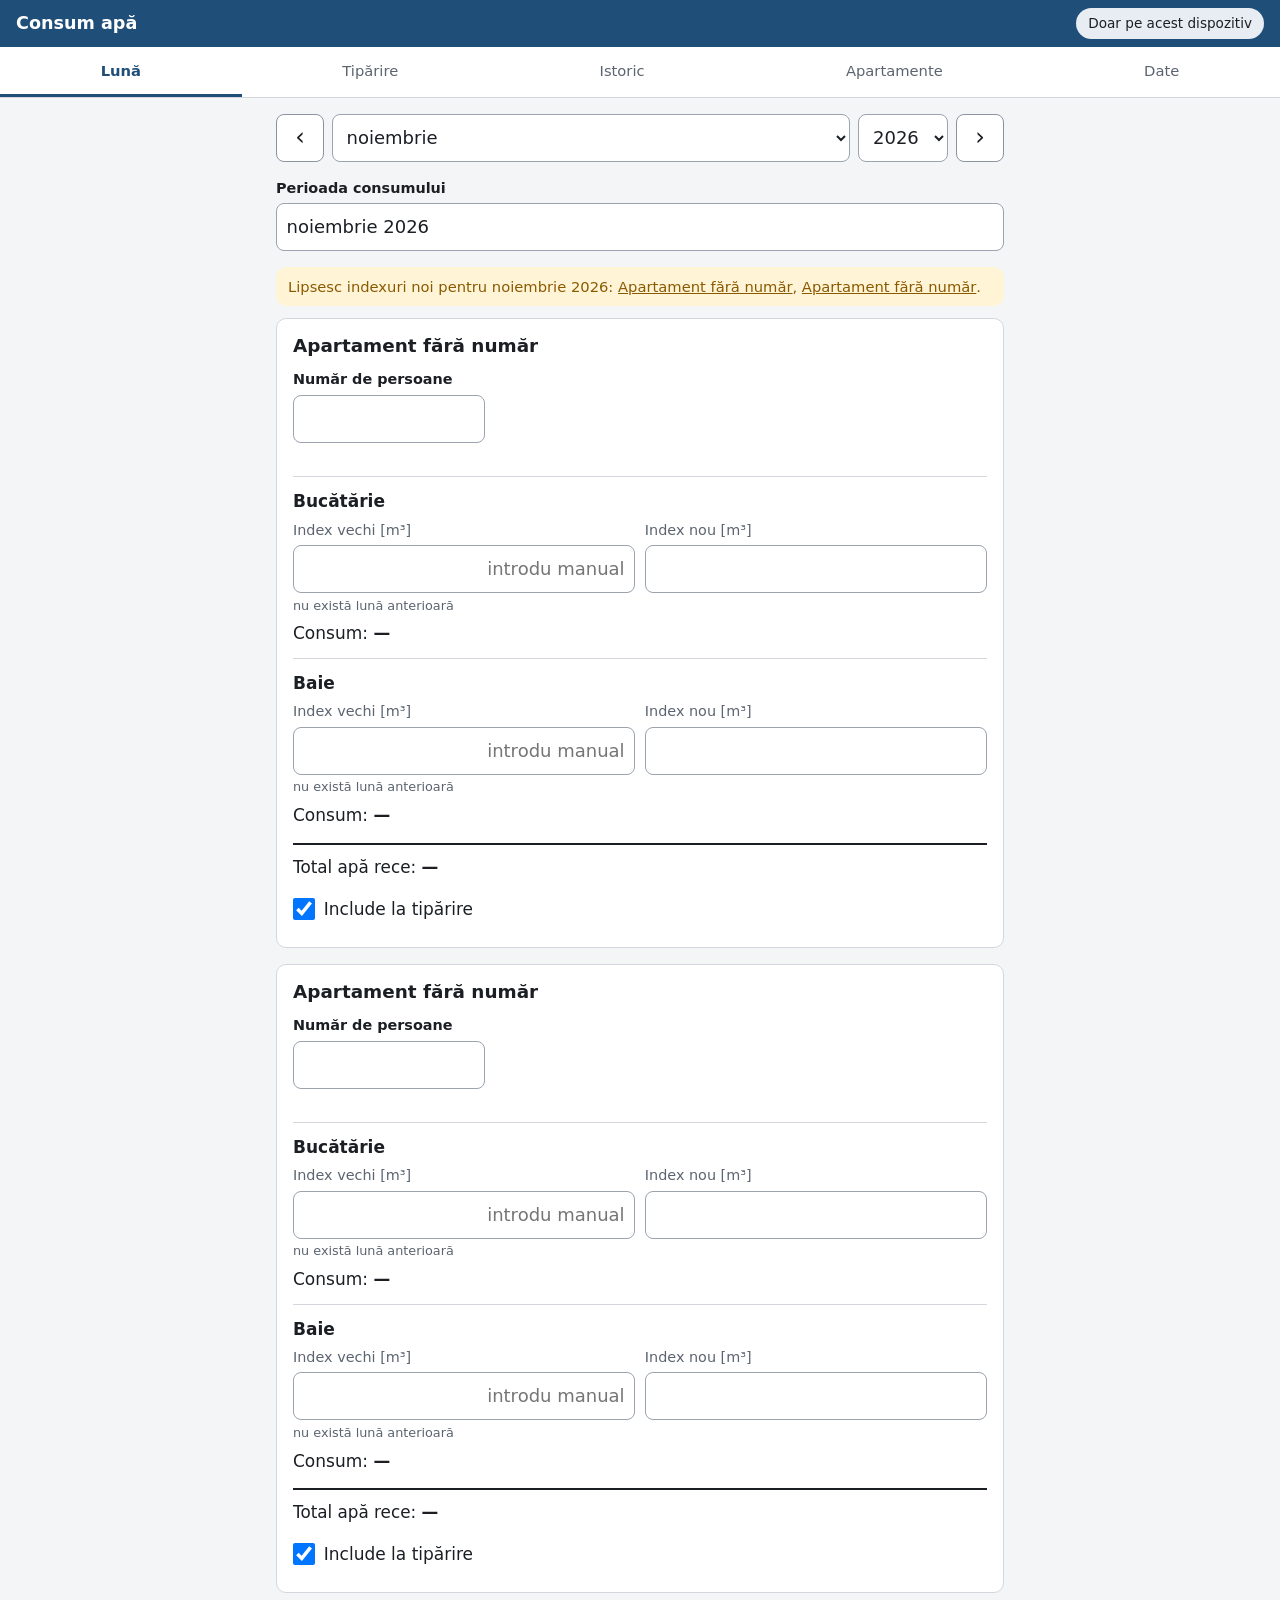
<file: index.html>
<!doctype html>
<html lang="ro">
<head>
  <meta charset="utf-8">
  <meta name="viewport" content="width=device-width, initial-scale=1, viewport-fit=cover">
  <title>Consum apă</title>
  <meta name="description" content="Evidența lunară a consumului de apă și înștiințări gata de tipărit">
  <meta name="theme-color" content="#1f4e79">
  <link rel="manifest" href="manifest.json">
  <link rel="icon" href="icons/icon.svg" type="image/svg+xml">
  <link rel="icon" href="icons/icon-192.png" type="image/png" sizes="192x192">
  <link rel="apple-touch-icon" href="icons/apple-touch-icon.png">
  <meta name="apple-mobile-web-app-capable" content="yes">
  <meta name="mobile-web-app-capable" content="yes">
  <meta name="apple-mobile-web-app-title" content="Consum apă">
  <link rel="stylesheet" href="styles.css">
</head>
<body>
<div id="app">
  <div class="sticky">
    <header class="topbar">
      <h1>Consum apă</h1>
      <button type="button" id="sync-badge" class="badge" data-code="local" aria-live="polite">…</button>
    </header>
    <nav class="tabs" role="tablist" aria-label="Secțiuni">
      <button type="button" role="tab" data-tab="luna" aria-selected="true">Lună</button>
      <button type="button" role="tab" data-tab="tiparire">Tipărire</button>
      <button type="button" role="tab" data-tab="istoric">Istoric</button>
      <button type="button" role="tab" data-tab="apartamente">Apartamente</button>
      <button type="button" role="tab" data-tab="date">Date</button>
    </nav>
  </div>

  <div id="due-notice" class="notice due" role="status" hidden>
    <p id="due-text"></p>
    <div class="actions">
      <button type="button" class="btn small primary" id="due-go">Introdu acum</button>
      <button type="button" class="btn small" id="due-later">Mai târziu</button>
    </div>
  </div>
  <div id="auth-notice" class="notice warn" role="status" hidden>
    <p>Conectarea la Google Drive a expirat. Până te reconectezi, nu vezi modificările făcute pe alte dispozitive.</p>
    <button type="button" class="btn small" id="auth-notice-btn">Reconectează Google Drive</button>
  </div>
  <div id="notice" class="notice" role="status" hidden>
    <p id="notice-text"></p>
    <details><summary>Vezi ce s-a înlocuit</summary><ul id="notice-list"></ul></details>
    <button type="button" class="btn small" id="notice-close">Am înțeles</button>
  </div>

  <main>
    <!-- ================= LUNĂ ================= -->
    <section id="tab-luna" class="tab" role="tabpanel">
      <div class="month-picker">
        <button type="button" class="btn icon" id="month-prev" aria-label="Luna anterioară">‹</button>
        <label class="sr-only" for="month-sel">Luna</label>
        <select id="month-sel"></select>
        <label class="sr-only" for="year-sel">Anul</label>
        <select id="year-sel"></select>
        <button type="button" class="btn icon" id="month-next" aria-label="Luna următoare">›</button>
      </div>
      <div class="field">
        <label for="period">Perioada consumului</label>
        <div class="with-reset">
          <input id="period" type="text" autocomplete="off">
          <button type="button" class="btn small" id="period-reset" hidden>Automat</button>
        </div>
      </div>
      <div id="month-status" class="month-status" role="status" aria-live="polite" hidden></div>
      <div id="month-apts"></div>
    </section>

    <!-- ================= TIPĂRIRE ================= -->
    <section id="tab-tiparire" class="tab" role="tabpanel" hidden>
      <p class="muted" id="print-month-label"></p>
      <fieldset class="field">
        <legend>Formulare pe foaie</legend>
        <div class="seg">
          <label><input type="radio" name="per-sheet" value="2"> 2</label>
          <label><input type="radio" name="per-sheet" value="3"> 3</label>
        </div>
      </fieldset>
      <fieldset class="field">
        <legend>Include la tipărire</legend>
        <div id="print-include"></div>
      </fieldset>
      <div class="actions">
        <button type="button" class="btn primary" id="btn-print">Tipărește</button>
        <button type="button" class="btn" id="btn-pdf">Descarcă PDF</button>
        <button type="button" class="btn" id="btn-share-pdf" hidden>Trimite PDF (tipărire de pe telefon)</button>
      </div>
      <p class="hint" id="print-hint"></p>
      <h2 class="preview-title">Previzualizare</h2>
    </section>

    <!-- ================= ISTORIC ================= -->
    <section id="tab-istoric" class="tab" role="tabpanel" hidden>
      <div id="history"></div>
    </section>

    <!-- ================= APARTAMENTE ================= -->
    <section id="tab-apartamente" class="tab" role="tabpanel" hidden>
      <div id="apt-list"></div>
      <button type="button" class="btn" id="apt-add">+ Adaugă apartament</button>
    </section>

    <!-- ================= DATE ================= -->
    <section id="tab-date" class="tab" role="tabpanel" hidden>
      <div class="card">
        <h2>Google Drive</h2>
        <p id="sync-detail"></p>
        <div class="actions">
          <button type="button" class="btn primary" id="btn-connect">Conectează Google Drive</button>
          <button type="button" class="btn" id="btn-sync-now">Sincronizează acum</button>
          <button type="button" class="btn" id="btn-disconnect">Deconectează</button>
        </div>
      </div>
      <div class="card" id="backup-card" hidden>
        <h2>Copii de siguranță în Drive</h2>
        <p class="muted" id="backup-info"></p>
        <div class="actions"><button type="button" class="btn" id="btn-backups">Arată copiile</button></div>
        <div id="backup-list"></div>
      </div>
      <div class="card">
        <h2>Export / import manual</h2>
        <p class="muted">Copie de siguranță a tuturor datelor într-un fișier JSON.</p>
        <div class="actions">
          <button type="button" class="btn" id="btn-export">Exportă JSON</button>
          <label class="btn" for="import-file">Importă JSON</label>
          <input type="file" id="import-file" accept="application/json,.json" class="sr-only">
        </div>
      </div>
      <p class="muted small"><a href="privacy.html">Politica de confidențialitate</a></p>
      <p class="muted small" id="app-version"></p>
    </section>
  </main>
</div>

<!-- Foile A4: previzualizare pe ecran, singurul conținut la tipărire. -->
<div id="print-root" hidden></div>

<div id="toast" class="toast" role="status" hidden>
  <span id="toast-text"></span>
  <button type="button" id="toast-undo">Anulează</button>
</div>

<script src="config.js"></script>
<script src="merge.js"></script>
<script src="backup.js"></script>
<script src="drive.js"></script>
<script src="pdf.js"></script>
<script src="app.js"></script>
</body>
</html>
</file>
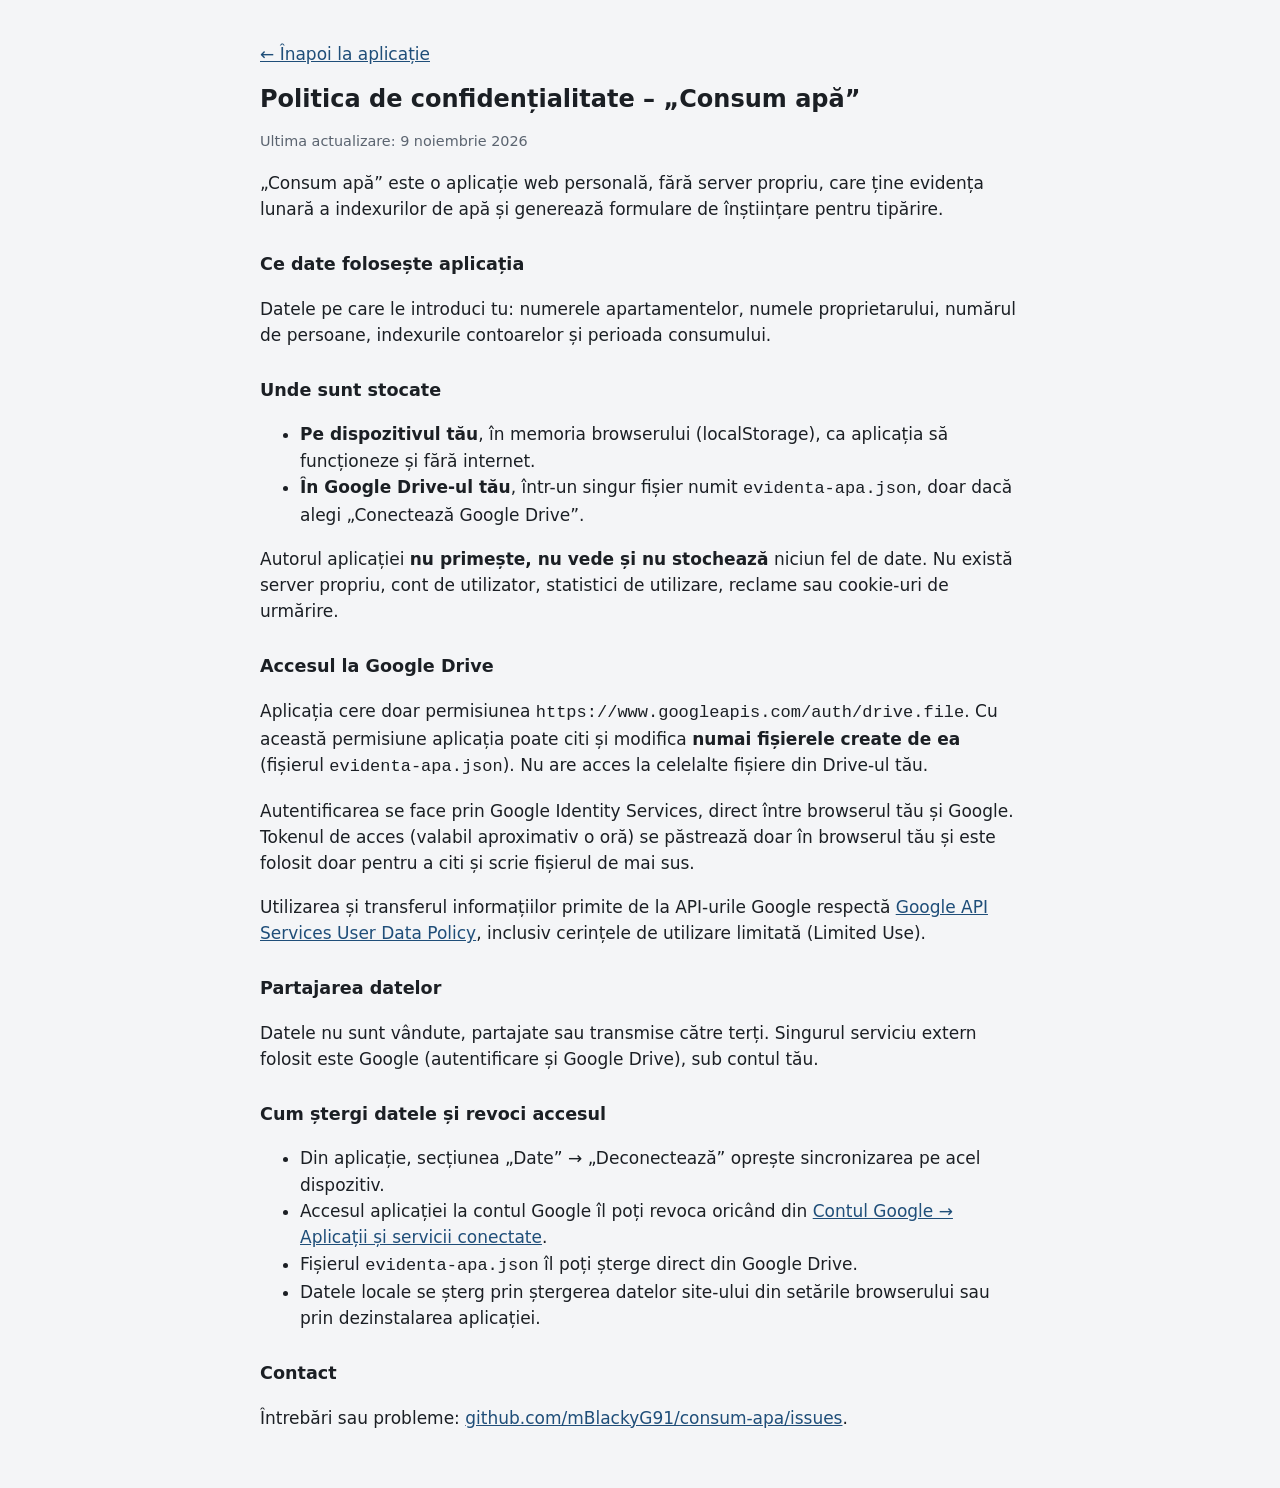
<file: privacy.html>
<!doctype html>
<html lang="ro">
<head>
  <meta charset="utf-8">
  <meta name="viewport" content="width=device-width, initial-scale=1">
  <title>Politica de confidențialitate – Consum apă</title>
  <link rel="icon" href="icons/icon.svg" type="image/svg+xml">
  <style>
    body { margin: 0; background: #f4f5f7; color: #1b1f24; font: 17px/1.55 system-ui, -apple-system, "Segoe UI", Roboto, sans-serif; }
    main { max-width: 760px; margin: 0 auto; padding: 24px 16px 48px; }
    h1 { font-size: 1.5rem; line-height: 1.25; }
    h2 { font-size: 1.1rem; margin-top: 1.8rem; }
    a { color: #1f4e79; }
    .muted { color: #5b6470; font-size: .9rem; }
    :focus-visible { outline: 3px solid #ffb000; outline-offset: 2px; }
  </style>
</head>
<body>
<main>
  <p><a href="./">← Înapoi la aplicație</a></p>
  <h1>Politica de confidențialitate – „Consum apă”</h1>
  <p class="muted">Ultima actualizare: 9 noiembrie 2026</p>

  <p>„Consum apă” este o aplicație web personală, fără server propriu, care ține evidența lunară a indexurilor de apă și generează formulare de înștiințare pentru tipărire.</p>

  <h2>Ce date folosește aplicația</h2>
  <p>Datele pe care le introduci tu: numerele apartamentelor, numele proprietarului, numărul de persoane, indexurile contoarelor și perioada consumului.</p>

  <h2>Unde sunt stocate</h2>
  <ul>
    <li><strong>Pe dispozitivul tău</strong>, în memoria browserului (localStorage), ca aplicația să funcționeze și fără internet.</li>
    <li><strong>În Google Drive-ul tău</strong>, într-un singur fișier numit <code>evidenta-apa.json</code>, doar dacă alegi „Conectează Google Drive”.</li>
  </ul>
  <p>Autorul aplicației <strong>nu primește, nu vede și nu stochează</strong> niciun fel de date. Nu există server propriu, cont de utilizator, statistici de utilizare, reclame sau cookie-uri de urmărire.</p>

  <h2>Accesul la Google Drive</h2>
  <p>Aplicația cere doar permisiunea <code>https://www.googleapis.com/auth/drive.file</code>. Cu această permisiune aplicația poate citi și modifica <strong>numai fișierele create de ea</strong> (fișierul <code>evidenta-apa.json</code>). Nu are acces la celelalte fișiere din Drive-ul tău.</p>
  <p>Autentificarea se face prin Google Identity Services, direct între browserul tău și Google. Tokenul de acces (valabil aproximativ o oră) se păstrează doar în browserul tău și este folosit doar pentru a citi și scrie fișierul de mai sus.</p>
  <p>Utilizarea și transferul informațiilor primite de la API-urile Google respectă <a href="https://developers.google.com/terms/api-services-user-data-policy" rel="noopener">Google API Services User Data Policy</a>, inclusiv cerințele de utilizare limitată (Limited Use).</p>

  <h2>Partajarea datelor</h2>
  <p>Datele nu sunt vândute, partajate sau transmise către terți. Singurul serviciu extern folosit este Google (autentificare și Google Drive), sub contul tău.</p>

  <h2>Cum ștergi datele și revoci accesul</h2>
  <ul>
    <li>Din aplicație, secțiunea „Date” → „Deconectează” oprește sincronizarea pe acel dispozitiv.</li>
    <li>Accesul aplicației la contul Google îl poți revoca oricând din <a href="https://myaccount.google.com/connections" rel="noopener">Contul Google → Aplicații și servicii conectate</a>.</li>
    <li>Fișierul <code>evidenta-apa.json</code> îl poți șterge direct din Google Drive.</li>
    <li>Datele locale se șterg prin ștergerea datelor site-ului din setările browserului sau prin dezinstalarea aplicației.</li>
  </ul>

  <h2>Contact</h2>
  <p>Întrebări sau probleme: <a href="https://github.com/mBlackyG91/consum-apa/issues" rel="noopener">github.com/mBlackyG91/consum-apa/issues</a>.</p>
</main>
</body>
</html>
</file>
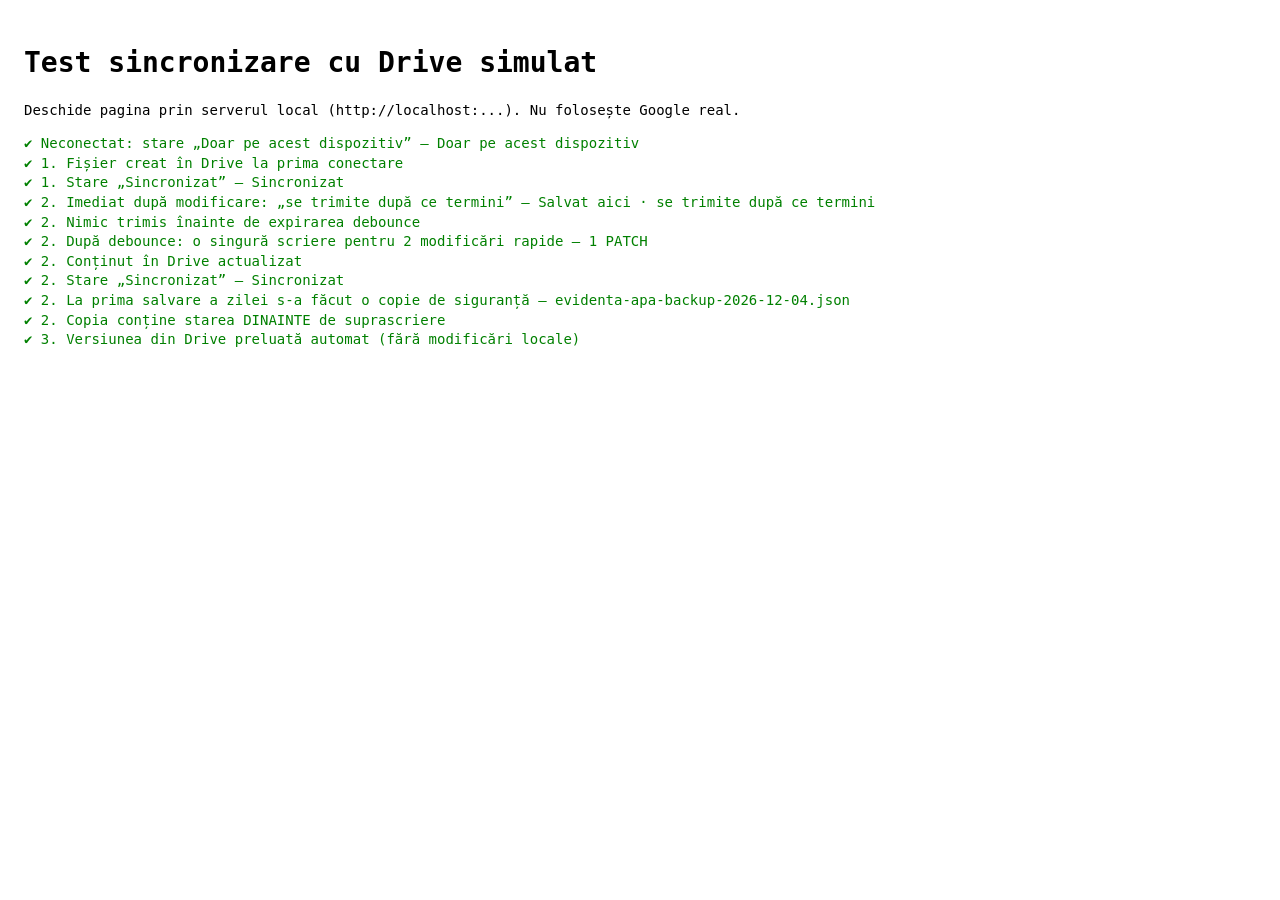
<file: tests/sync-test.html>
<!doctype html>
<html lang="ro">
<head>
<meta charset="utf-8">
<title>Test sincronizare (Drive simulat)</title>
<style>body{font:14px/1.4 monospace;padding:16px}.ok{color:green}.fail{color:#b00;font-weight:bold}</style>
</head>
<body>
<h1>Test sincronizare cu Drive simulat</h1>
<p>Deschide pagina prin serverul local (http://localhost:...). Nu folosește Google real.</p>
<pre id="out"></pre>
<script>
// ---------- mediu simulat ----------
localStorage.removeItem('evidenta-apa:sync'); localStorage.removeItem('evidenta-apa:token'); localStorage.removeItem('evidenta-apa:base');
window.APP_CONFIG = { GOOGLE_CLIENT_ID: 'test-client.apps.googleusercontent.com', DRIVE_FILE_NAME: 'evidenta-apa.json', SAVE_DEBOUNCE_MS: 400 };
let tokN = 0; const validTokens = new Set();
window.google = { accounts: { oauth2: {
  initTokenClient(cfg) { return { requestAccessToken() { setTimeout(() => { const t = 'tok' + (++tokN); validTokens.add(t); cfg.callback({ access_token: t, expires_in: 3600 }); }, 5); } }; },
  hasGrantedAllScopes: () => true, revoke() {},
} } };
let online = true;
Object.defineProperty(navigator, 'onLine', { get: () => online, configurable: true });
const server = { files: {}, n: 0, calls: [] };
function remoteWrite(id, content) { const f = server.files[id]; f.content = content; f.version++; f.modifiedTime = new Date().toISOString(); }
const realFetch = window.fetch.bind(window);
window.fetch = async (url, opt = {}) => {
  url = String(url);
  if (!url.includes('googleapis.com')) return realFetch(url, opt);
  if (!online) throw new TypeError('Failed to fetch');
  const method = opt.method || 'GET';
  server.calls.push(method + ' ' + url.replace(/\?.*/, ''));
  const tok = ((opt.headers || {}).Authorization || '').replace('Bearer ', '');
  const J = (o, s = 200) => new Response(JSON.stringify(o), { status: s, headers: { 'Content-Type': 'application/json' } });
  if (!validTokens.has(tok)) return J({ error: { message: 'Invalid Credentials' } }, 401);
  const meta = (f) => ({ id: f.id, name: f.name, version: String(f.version), modifiedTime: f.modifiedTime, trashed: !!f.trashed });
  const m = url.match(/\/files\/([^?/]+)/);
  if (method === 'GET' && !m) return J({ files: Object.values(server.files).filter((f) => !f.trashed).map(meta) });
  if (method === 'GET' && m) {
    const f = server.files[m[1]]; if (!f) return J({ error: { message: 'nf' } }, 404);
    if (url.includes('alt=media')) return new Response(f.content, { status: 200 });
    return J(meta(f));
  }
  if (method === 'POST' && m && /\/copy/.test(url)) {
    const src = server.files[m[1]]; if (!src) return J({ error: { message: 'nf' } }, 404);
    const id = 'file' + (++server.n);
    server.files[id] = { id, name: JSON.parse(opt.body).name, content: src.content, version: 1, modifiedTime: new Date().toISOString() };
    return J(meta(server.files[id]));
  }
  if (method === 'POST') {
    const b = opt.body; const parts = b.split(/--apa\w+/);
    const content = parts[2].split('\r\n\r\n').slice(1).join('\r\n\r\n').replace(/\r\n$/, '');
    const id = 'file' + (++server.n);
    server.files[id] = { id, name: JSON.parse(parts[1].split('\r\n\r\n')[1]).name, content, version: 1, modifiedTime: new Date().toISOString() };
    return J(meta(server.files[id]));
  }
  if (method === 'PATCH' && m && !url.includes('uploadType=media')) { Object.assign(server.files[m[1]], JSON.parse(opt.body)); return J(meta(server.files[m[1]])); }
  if (method === 'PATCH' && m) { remoteWrite(m[1], opt.body); return J(meta(server.files[m[1]])); }
  return J({}, 400);
};

// ---------- „aplicația” minimă ----------
let data = { schema: 1, apartments: [{ id: 'a', number: '1' }], months: {} };
let setDataCalls = 0, merges = [], statuses = [];
const hooks = {
  getData: () => data,
  setData: (d) => { data = d; setDataCalls++; },
  isPristine: (d) => !d.apartments.some((a) => a.number),
  onStatus: (s) => statuses.push(s.text),
  merge: (b, l, r) => Merge.merge(b, l, r),
  onMerge: (notes) => merges.push(notes),
};
const out = document.getElementById('out');
let failed = 0;
function check(name, cond, extra) { out.innerHTML += '<span class="' + (cond ? 'ok' : 'fail') + '">' + (cond ? '✔ ' : '✘ ') + name + (extra ? ' — ' + extra : '') + '</span>\n'; if (!cond) failed++; }
const sleep = (ms) => new Promise((r) => setTimeout(r, ms));
const file = () => Object.values(server.files)[0];
const backups = () => Object.values(server.files).filter((f) => /^evidenta-apa-backup-/.test(f.name) && !f.trashed);
const mainFiles = () => Object.values(server.files).filter((f) => !/^evidenta-apa-backup-/.test(f.name));
const pad = (n) => String(n).padStart(2, '0');
const todayStr = (() => { const d = new Date(); return d.getFullYear() + '-' + pad(d.getMonth() + 1) + '-' + pad(d.getDate()); })();
const status = () => Sync.status().text;
function change(fn) { fn(); data.updatedAt = new Date().toISOString(); Sync.markDirty(); }
const PEND = 'Salvat aici · se trimite după ce termini';
</script>
<script src="../merge.js"></script>
<script src="../backup.js"></script>
<script src="../drive.js"></script>
<script>
(async () => {
  Sync.init(hooks);
  check('Neconectat: stare „Doar pe acest dispozitiv”', status() === 'Doar pe acest dispozitiv', status());

  // 1. conectare, fișierul nu există → se creează
  await sleep(50);
  await Sync.connect();
  check('1. Fișier creat în Drive la prima conectare', !!file() && JSON.parse(file().content).apartments[0].number === '1');
  check('1. Stare „Sincronizat”', status() === 'Sincronizat', status());

  // 2. modificare → debounce → PATCH
  const callsBefore = server.calls.length;
  change(() => { data.apartments[0].number = '2'; });
  check('2. Imediat după modificare: „se trimite după ce termini”', status() === PEND, status());
  await sleep(200);
  check('2. Nimic trimis înainte de expirarea debounce', server.calls.length === callsBefore);
  change(() => { data.apartments[0].owner = 'X'; });
  await sleep(700);
  const patches = server.calls.slice(callsBefore).filter((c) => c.startsWith('PATCH')).length;
  check('2. După debounce: o singură scriere pentru 2 modificări rapide', patches === 1, patches + ' PATCH');
  check('2. Conținut în Drive actualizat', JSON.parse(file().content).apartments[0].owner === 'X');
  check('2. Stare „Sincronizat”', status() === 'Sincronizat', status());
  check('2. La prima salvare a zilei s-a făcut o copie de siguranță', backups().length === 1 && backups()[0].name === 'evidenta-apa-backup-' + todayStr + '.json', backups().map((b) => b.name).join());
  check('2. Copia conține starea DINAINTE de suprascriere', JSON.parse(backups()[0].content).apartments[0].number === '1');

  // 3. modificare de pe alt dispozitiv, local curat → preluare automată
  remoteWrite(file().id, JSON.stringify({ schema: 1, apartments: [{ id: 'a', number: '3' }], months: {} }));
  await Sync.syncNow();
  check('3. Versiunea din Drive preluată automat (fără modificări locale)', data.apartments[0].number === '3' && setDataCalls === 1);

  // 4. ambele părți modificate, câmpuri DIFERITE → îmbinare automată, fără dialog și fără notă
  const dr = () => JSON.parse(file().content);
  remoteWrite(file().id, JSON.stringify({ schema: 1, updatedAt: '2030-01-01T00:00:00Z', apartments: [{ id: 'a', number: '3', owner: 'DIN-DRIVE' }], months: {} }));
  change(() => { data.apartments[0].defaultPersons = 4; });
  await sleep(900);
  check('4. Fără dialog: nicio notă de conflict', merges.length === 0);
  check('4. Ambele modificări sunt în Drive', dr().apartments[0].owner === 'DIN-DRIVE' && dr().apartments[0].defaultPersons === 4, JSON.stringify(dr().apartments[0]));
  check('4. Ambele modificări sunt și local', data.apartments[0].owner === 'DIN-DRIVE' && data.apartments[0].defaultPersons === 4);
  check('4. Stare „Sincronizat”', status() === 'Sincronizat', status());

  // 5. ACEEAȘI valoare schimbată pe ambele → câștigă cea mai recentă + notă
  remoteWrite(file().id, JSON.stringify({ schema: 1, updatedAt: '2000-01-01T00:00:00Z', apartments: [{ id: 'a', number: 'REMOTE2', owner: 'DIN-DRIVE', defaultPersons: 4 }], months: {} }));
  change(() => { data.apartments[0].number = 'LOCAL2'; });
  await sleep(900);
  check('5. Valoare schimbată pe ambele: câștigă cea mai recentă (local)', dr().apartments[0].number === 'LOCAL2' && data.apartments[0].number === 'LOCAL2');
  check('5. Utilizatorul primește o notă cu valoarea înlocuită', merges.length === 1 && merges[0][0].remote === 'REMOTE2' && merges[0][0].kept === 'local');
  remoteWrite(file().id, JSON.stringify({ schema: 1, updatedAt: '2999-01-01T00:00:00Z', apartments: [{ id: 'a', number: 'REMOTE3', owner: 'DIN-DRIVE', defaultPersons: 4 }], months: {} }));
  change(() => { data.apartments[0].number = 'LOCAL3'; });
  await sleep(900);
  check('5. Când Drive e mai recent, câștigă Drive și apare nota', data.apartments[0].number === 'REMOTE3' && merges.length === 2 && merges[1][0].kept === 'remote');

  // 6. offline
  online = false; window.dispatchEvent(new Event('offline'));
  change(() => { data.apartments[0].number = 'OFFLINE'; });
  await sleep(700);
  check('6. Offline: stare „Offline, se va sincroniza”', status() === 'Offline, se va sincroniza', status());
  check('6. Offline: Drive neschimbat', JSON.parse(file().content).apartments[0].number === 'REMOTE3');
  online = true; window.dispatchEvent(new Event('online'));
  await sleep(150);
  check('6. La reconectare: modificarea ajunge în Drive', JSON.parse(file().content).apartments[0].number === 'OFFLINE' && status() === 'Sincronizat', status());

  // 7. token expirat / revocat pe server
  validTokens.clear();
  change(() => { data.apartments[0].number = 'DUPA-EXPIRARE'; });
  await sleep(700);
  check('7. Token expirat: stare „Reconectează Google Drive”', status() === 'Reconectează Google Drive', status());
  check('7. Datele locale păstrate', data.apartments[0].number === 'DUPA-EXPIRARE' && Sync.info().dirty);
  await Sync.connect();
  check('7. După reconectare: modificarea ajunge în Drive', JSON.parse(file().content).apartments[0].number === 'DUPA-EXPIRARE' && status() === 'Sincronizat', status());

  // 8. al doilea dispozitiv (cache gol) → preia din Drive
  localStorage.removeItem('evidenta-apa:sync'); localStorage.removeItem('evidenta-apa:base');
  data = { schema: 1, apartments: [{ id: 'z', number: '' }], months: {} }; setDataCalls = 0;
  const src = await (await fetch('../drive.js')).text();
  (0, eval)(src);
  Sync.init(hooks);
  await Sync.connect();
  check('8. Dispozitiv nou, fără date: preia automat din Drive', data.apartments[0].number === 'DUPA-EXPIRARE' && setDataCalls === 1);
  check('8. Nu s-a creat un al doilea fișier', mainFiles().length === 1);

  // 9. dispozitiv nou CU date locale diferite → îmbinare (uniune), fără dialog
  localStorage.removeItem('evidenta-apa:sync'); localStorage.removeItem('evidenta-apa:base');
  data = { schema: 1, updatedAt: new Date().toISOString(), apartments: [{ id: 'q', number: '99' }], months: {} };
  const mBefore = merges.length;
  (0, eval)(src);
  Sync.init(hooks);
  await Sync.connect();
  await sleep(100);
  const nums9 = data.apartments.map((a) => a.number).sort().join();
  check('9. Dispozitiv nou cu date proprii: ambele seturi de apartamente păstrate', nums9 === '99,DUPA-EXPIRARE', nums9);
  check('9. Fără conflict și fără notă', merges.length === mBefore);
  check('9. Rezultatul îmbinat este și în Drive', JSON.parse(file().content).apartments.length === 2);

  // 10. plecarea din pagină trimite imediat, fără să aștepte pauza
  const callsB = server.calls.length;
  data.apartments[0].owner = 'LA-PLECARE'; Sync.markDirty();
  Object.defineProperty(document, 'visibilityState', { get: () => 'hidden', configurable: true });
  document.dispatchEvent(new Event('visibilitychange'));
  await sleep(150);
  check('10. La ascunderea paginii datele pleacă imediat', server.calls.slice(callsB).some((c) => c.startsWith('PATCH')) && JSON.parse(file().content).apartments[0].owner === 'LA-PLECARE');

  // 11. a doua salvare în aceeași zi nu mai face copie; ziua nouă face și curăță copiile vechi
  check('11. O singură copie pe zi (după mai multe salvări)', backups().length === 1, String(backups().length));
  const addFile = (name) => { const id = 'file' + (++server.n); server.files[id] = { id, name, content: file().content, version: 1, modifiedTime: new Date().toISOString() }; return id; };
  const oldId = addFile('evidenta-apa-backup-2020-01-01.json');
  const recent = new Date(Date.now() - 3 * 86400000); const recentName = 'evidenta-apa-backup-' + recent.getFullYear() + '-' + pad(recent.getMonth() + 1) + '-' + pad(recent.getDate()) + '.json';
  const recentId = addFile(recentName);
  const lsm = JSON.parse(localStorage.getItem('evidenta-apa:sync')); lsm.lastBackupDay = '2000-01-01'; localStorage.setItem('evidenta-apa:sync', JSON.stringify(lsm));
  (0, eval)(src); Sync.init(hooks);
  Object.defineProperty(document, 'visibilityState', { get: () => 'visible', configurable: true });
  data.apartments[0].owner = 'ZI-NOUA'; Sync.markDirty(); await sleep(900);
  check('11. Ziua nouă: copiile mai vechi de un an sunt puse la gunoi', server.files[oldId].trashed === true);
  check('11. Copia recentă (3 zile) se păstrează', !server.files[recentId].trashed);
  check('11. Fișierul principal nu e atins', !file().trashed && JSON.parse(file().content).apartments[0].owner === 'ZI-NOUA');
  const listed = await Sync.listBackups();
  check('11. Lista copiilor pentru restaurare e sortată, cele noi primele', listed.length === 2 && listed[0].day >= listed[1].day, JSON.stringify(listed.map((l) => l.day)));
  const restored = await Sync.fetchBackup(listed[0].id);
  check('11. O copie poate fi descărcată pentru restaurare', Array.isArray(restored.apartments));

  out.innerHTML += '\n' + (failed ? '<span class="fail">' + failed + ' TESTE EȘUATE</span>' : '<span class="ok">TOATE TESTELE AU TRECUT</span>');
  document.title = failed ? 'FAIL ' + failed : 'PASS';
})().catch((e) => { out.innerHTML += '<span class="fail">EXCEPȚIE: ' + e.stack + '</span>'; document.title = 'FAIL exc'; });
</script>
</body>
</html>
</file>
<file: styles.css>
/* ================= Ecran ================= */
:root {
  --fg: #1b1f24;
  --muted: #5b6470;
  --bg: #f4f5f7;
  --card: #ffffff;
  --line: #d3d7dd;
  --accent: #1f4e79;
  --accent-fg: #ffffff;
  --err: #b3261e;
  --err-bg: #fdecea;
  --warn: #8a5a00;
  --warn-bg: #fff4d6;
  --ok: #1e6b35;
  --focus: #ffb000;
}
* { box-sizing: border-box; }
html { -webkit-text-size-adjust: 100%; }
body {
  margin: 0;
  background: var(--bg);
  color: var(--fg);
  font: 17px/1.45 system-ui, -apple-system, "Segoe UI", Roboto, sans-serif;
}
[hidden] { display: none !important; }
.sr-only { position: absolute; width: 1px; height: 1px; overflow: hidden; clip: rect(0 0 0 0); white-space: nowrap; }
h1, h2, h3 { line-height: 1.2; }
h2 { font-size: 1.15rem; margin: 0 0 .75rem; }
h3 { font-size: 1rem; margin: 0 0 .5rem; }
.muted { color: var(--muted); }
.small { font-size: .85rem; }

:focus-visible { outline: 3px solid var(--focus); outline-offset: 2px; }

.sticky { position: sticky; top: 0; z-index: 5; }
.topbar {
  display: flex; align-items: center; justify-content: space-between; gap: .5rem;
  padding: .5rem 16px; padding-top: max(.5rem, env(safe-area-inset-top));
  background: var(--accent); color: var(--accent-fg);
}
.topbar h1 { font-size: 1.1rem; margin: 0; }
.badge {
  border: 0; border-radius: 999px; padding: .35rem .75rem; font: inherit; font-size: .85rem;
  background: #e8edf3; color: var(--fg); cursor: pointer; max-width: 65vw; text-align: right;
}
.badge[data-code="ok"] { background: #d9f2df; color: var(--ok); }
.badge[data-code="saving"], .badge[data-code="pending"] { background: #e8edf3; }
.badge[data-code="offline"] { background: var(--warn-bg); color: var(--warn); }
.badge[data-code="auth"], .badge[data-code="error"] { background: var(--err-bg); color: var(--err); font-weight: 600; }

.tabs {
  display: flex; overflow-x: auto; background: var(--card); border-bottom: 1px solid var(--line);
  scrollbar-width: none;
}
.tabs button {
  flex: 1 0 auto; border: 0; background: none; font: inherit; font-size: .92rem; padding: .8rem .55rem;
  color: var(--muted); border-bottom: 3px solid transparent; cursor: pointer; min-height: 48px;
}
.tabs button[aria-selected="true"] { color: var(--accent); border-bottom-color: var(--accent); font-weight: 600; }

main { max-width: 760px; margin: 0 auto; padding: 16px; }
#print-root { max-width: 760px; margin: 0 auto; padding: 0 16px 32px; }

.card {
  background: var(--card); border: 1px solid var(--line); border-radius: 10px;
  padding: 16px; margin-bottom: 16px;
}
.field { margin: 0 0 16px; border: 0; padding: 0; }
.field > label, .field > legend, .lbl { display: block; font-weight: 600; font-size: .9rem; margin-bottom: .3rem; padding: 0; }

input[type="text"], input[type="number"], input:not([type]), select {
  width: 100%; min-height: 48px; padding: .55rem .6rem; font: inherit; font-size: 18px;
  border: 1px solid #9aa3ae; border-radius: 8px; background: #fff; color: var(--fg);
}
input.num { font-variant-numeric: tabular-nums; text-align: right; }
input.invalid, input.err { border-color: var(--err); background: var(--err-bg); }
input.manual { border-color: var(--accent); border-width: 2px; }
.with-reset { display: flex; gap: .5rem; }
.with-reset input { flex: 1; min-width: 0; }

.btn {
  display: inline-flex; align-items: center; justify-content: center; gap: .3rem;
  min-height: 48px; padding: .5rem 1rem; font: inherit; font-size: 1rem;
  border: 1px solid #8a94a0; border-radius: 8px; background: #fff; color: var(--fg); cursor: pointer;
}
.btn.primary { background: var(--accent); border-color: var(--accent); color: var(--accent-fg); font-weight: 600; }
.btn.danger { color: var(--err); border-color: var(--err); }
.btn.small { min-height: 40px; padding: .3rem .7rem; font-size: .9rem; }
.btn.icon { min-width: 48px; font-size: 1.5rem; padding: 0; }
.btn:disabled { opacity: .5; cursor: default; }
.actions { display: flex; flex-wrap: wrap; gap: .6rem; margin: .5rem 0 1rem; }
.hint { font-size: .9rem; color: var(--muted); }

.month-picker { display: grid; grid-template-columns: 48px 1fr 5.6rem 48px; gap: .5rem; margin-bottom: 16px; }

/* card apartament în luna curentă */
.apt-head { display: flex; justify-content: space-between; align-items: baseline; gap: .5rem; flex-wrap: wrap; }
.apt-head h2 { margin: 0 0 .75rem; }
.meter { border-top: 1px solid var(--line); padding: .75rem 0; }
.meter-name { font-weight: 600; margin-bottom: .35rem; }
.meter-grid { display: grid; grid-template-columns: 1fr 1fr; gap: .6rem; }
.meter-grid .lbl { font-weight: 500; color: var(--muted); }
.src { font-size: .8rem; color: var(--muted); margin-top: .2rem; min-height: 1.1em; }
.src button { font: inherit; color: var(--accent); background: none; border: 0; padding: 0; text-decoration: underline; cursor: pointer; }
.cons { margin-top: .4rem; font-variant-numeric: tabular-nums; }
.cons strong { font-size: 1.05rem; }
.total { border-top: 2px solid var(--fg); padding-top: .6rem; margin-top: .2rem; font-size: 1.05rem; font-variant-numeric: tabular-nums; }
.persons { max-width: 12rem; }
.msgs { list-style: none; margin: .5rem 0 0; padding: 0; }
.msgs li { padding: .45rem .6rem; border-radius: 6px; margin-top: .35rem; font-size: .9rem; }
.msgs .error { background: var(--err-bg); color: var(--err); }
.msgs .warn { background: var(--warn-bg); color: var(--warn); }
.check { display: flex; align-items: center; gap: .55rem; min-height: 44px; cursor: pointer; }
.check input { width: 22px; height: 22px; margin: 0; flex: none; }

.seg { display: inline-flex; border: 1px solid #8a94a0; border-radius: 8px; overflow: hidden; }
.seg label { display: flex; align-items: center; gap: .4rem; padding: 0 1.2rem; min-height: 48px; cursor: pointer; }
.seg label + label { border-left: 1px solid #8a94a0; }
.seg input { width: 20px; height: 20px; margin: 0; }

/* apartamente */
.apt-edit .grid2 { display: grid; grid-template-columns: 1fr; gap: 0 1rem; }
@media (min-width: 560px) { .apt-edit .grid2 { grid-template-columns: 8rem 1fr 9rem; } }
.meters-check { display: flex; flex-wrap: wrap; gap: 0 1.2rem; }

/* istoric */
.table-wrap { overflow-x: auto; -webkit-overflow-scrolling: touch; }
table.hist { border-collapse: collapse; width: 100%; font-size: .9rem; font-variant-numeric: tabular-nums; }
table.hist th, table.hist td { border-bottom: 1px solid var(--line); padding: .45rem .4rem; text-align: right; white-space: nowrap; }
table.hist th:first-child, table.hist td:first-child { text-align: left; }
table.hist thead th { font-weight: 600; color: var(--muted); vertical-align: bottom; }
table.hist tr.flag td:first-child::after { content: " ⚠"; color: var(--warn); }
table.hist tr.flag-err td:first-child::after { content: " ⛔"; }
table.hist button { min-height: 36px; }

/* avize neblocante (îmbinare, reconectare) */
.notice { margin: .75rem 16px 0; padding: .6rem .8rem; border-radius: 10px; background: var(--card); border: 1px solid var(--line); font-size: .92rem; }
.notice p { margin: 0 0 .5rem; }
.notice.due { background: var(--err-bg); color: var(--err); border-color: transparent; }
.notice.due .actions { margin: 0; }
.notice.warn { background: var(--warn-bg); color: var(--warn); border-color: transparent; }
.notice details { margin: 0 0 .5rem; }
.notice ul { margin: .3rem 0 0; padding-left: 1.1rem; }

/* ================= Foaia A4 (previzualizare + tipărire) ================= */
.preview-title { margin-top: 1.5rem; }
.sheet-frame {
  position: relative; overflow: hidden; background: #fff; margin: 0 auto 16px;
  box-shadow: 0 1px 4px rgba(0, 0, 0, .25);
  /* width/height sunt setate din JS după lățimea disponibilă */
}
.sheet {
  width: 210mm; height: 297mm; background: #fff; color: #000;
  transform-origin: 0 0; position: absolute; left: 0; top: 0;
  display: flex; flex-direction: column;
}
.slot {
  flex: none; height: calc(297mm / var(--per-sheet, 3));
  display: flex; align-items: center; justify-content: center;
  overflow: hidden;
}
.slot.cut { border-bottom: 0.3mm dotted #444; }

.form {
  width: 159.2mm; color: #000;
  font-family: "Times New Roman", Times, "Liberation Serif", "Nimbus Roman", serif;
  font-size: 12pt; font-weight: 700; line-height: 5.6mm;
}
.form p { margin: 0 0 2.6mm; text-align: center; white-space: nowrap; height: 5.6mm; }
.form .title { text-decoration: underline; }
.form .nb { font-weight: 400; }
.form .val { text-decoration: underline; text-decoration-thickness: 0.22mm; text-underline-offset: 1mm; text-decoration-skip-ink: none; }
.form table { width: 100%; border-collapse: collapse; table-layout: fixed; margin-top: 0; }
.form td {
  border: 0.5pt solid #000; height: 6.6mm; padding: 0 1.9mm; text-align: center; vertical-align: middle;
  white-space: nowrap; overflow: hidden; font-variant-numeric: normal;
}
.form td.sig { border-left: 0; border-bottom: 0; }

@page { size: A4 portrait; margin: 0; }

@media print {
  html, body { margin: 0 !important; padding: 0 !important; background: #fff !important; }
  #app, dialog { display: none !important; }
  #print-root { display: block !important; max-width: none; margin: 0; padding: 0; }
  .sheet-frame {
    width: 210mm !important; height: 296.9mm !important; margin: 0 !important; box-shadow: none !important;
    break-after: page; page-break-after: always; overflow: hidden;
  }
  .sheet-frame:last-child { break-after: auto; page-break-after: auto; }
  .sheet { transform: none !important; position: static; }
  * { -webkit-print-color-adjust: exact; print-color-adjust: exact; }
}

/* ---------- Grafic consum (Istoric) ---------- */
.chart { position: relative; margin: .2rem 0 1rem; }
.chart-sub { margin: 0 0 .3rem; font-size: .9rem; }
.chart-legend { display: flex; flex-wrap: wrap; gap: .3rem 1rem; font-size: .85rem; color: var(--muted); margin-bottom: .2rem; }
.chart-legend i, .chart-tip i { display: inline-block; width: 10px; height: 10px; border-radius: 2px; margin-right: .35rem; vertical-align: -1px; }
.chart-plot { width: 100%; }
.chart-plot svg { display: block; max-width: 100%; height: auto; overflow: visible; }
.chart-plot .grid { stroke: var(--line); stroke-width: 1; stroke-dasharray: 2 3; }
.chart-plot .base { stroke: var(--muted); stroke-width: 1; }
.chart-plot .ax { fill: var(--muted); font-size: 11px; font-variant-numeric: tabular-nums; }
.chart-plot .ax.yr { font-size: 10px; }
.chart-plot .val { fill: var(--fg); font-size: 11px; font-weight: 600; font-variant-numeric: tabular-nums; }
.chart-plot .hit { fill: transparent; cursor: pointer; }
.chart-plot .hit.on { fill: rgba(31, 78, 121, .07); }
.chart-tip { position: absolute; top: 2.2rem; z-index: 2; min-width: 150px; background: var(--card); color: var(--fg); border: 1px solid var(--line); border-radius: 8px; box-shadow: 0 4px 14px rgba(0,0,0,.12); padding: .45rem .6rem; font-size: .85rem; pointer-events: none; }
.chart-tip div { display: flex; align-items: center; gap: .2rem; white-space: nowrap; }
.chart-tip b { margin-left: auto; padding-left: .8rem; font-variant-numeric: tabular-nums; }
.chart-tip .tot { border-top: 1px solid var(--line); margin-top: .25rem; padding-top: .25rem; font-weight: 600; }
.chart-note { margin: .2rem 0 0; }
.chart-plot .prevmark { stroke: var(--fg); stroke-width: 2.5; stroke-linecap: round; }
.chart-legend .lg-prev { width: 14px; height: 0; border-top: 2.5px solid var(--fg); border-radius: 2px; vertical-align: 3px; background: none; }
.hist .yoy { white-space: nowrap; color: var(--muted); font-variant-numeric: tabular-nums; }
@media print { .chart { display: none; } }

/* stare lună, mesaj „Anulează”, copii de siguranță */
.month-status { margin: 0 0 .75rem; padding: .55rem .75rem; border-radius: 10px; font-size: .92rem; }
.month-status.ok { background: #d9f2df; color: var(--ok); }
.month-status.warn { background: var(--warn-bg); color: var(--warn); }
.linklike { border: 0; background: none; padding: 0; font: inherit; color: inherit; text-decoration: underline; cursor: pointer; }
.toast {
  position: fixed; left: 16px; right: 16px; margin: 0 auto; width: max-content; bottom: max(16px, env(safe-area-inset-bottom));
  z-index: 20; display: flex; align-items: center; gap: .9rem; max-width: min(560px, calc(100vw - 32px));
  background: #1f2933; color: #fff; padding: .7rem .9rem; border-radius: 10px; box-shadow: 0 6px 20px rgba(0,0,0,.25); font-size: .92rem;
}
.toast button { border: 0; background: none; color: #9ec5ff; font: inherit; font-weight: 600; cursor: pointer; padding: .4rem .5rem; min-height: 44px; }
.backup-list { list-style: none; margin: .5rem 0 0; padding: 0; }
.backup-list li { display: flex; align-items: center; justify-content: space-between; gap: .5rem; padding: .35rem 0; border-top: 1px solid var(--line); }
@media print { .toast { display: none !important; } }
</file>
